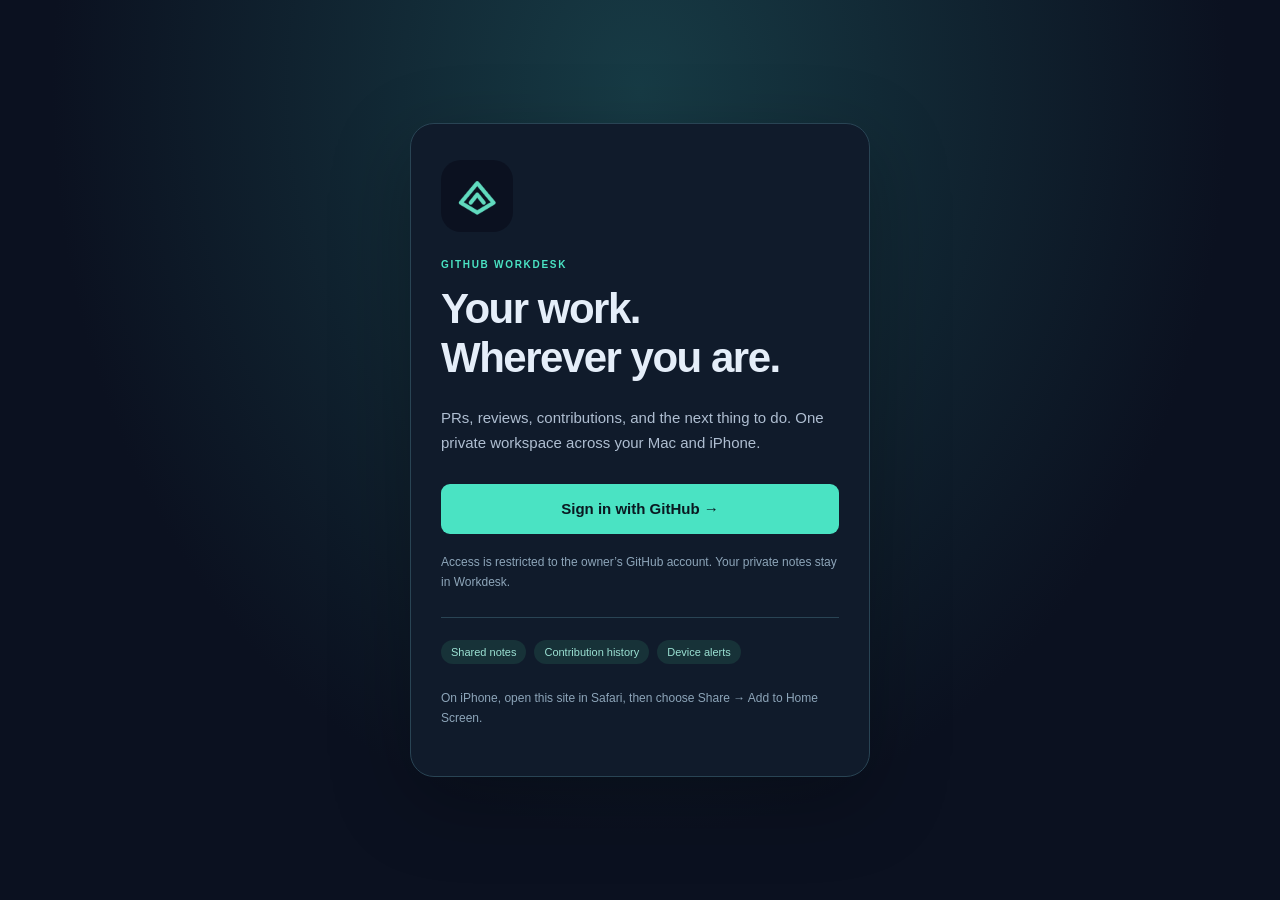
<file: static/login.html>
<!doctype html>
<html lang="en">
<head>
  <meta charset="utf-8"><meta name="viewport" content="width=device-width, initial-scale=1, viewport-fit=cover">
  <meta name="theme-color" content="#0b1120"><title>Sign in · GitHub Workdesk</title>
  <link rel="stylesheet" href="/static/styles.css"><link rel="stylesheet" href="/static/mobile.css">
  <link rel="manifest" href="/manifest.webmanifest"><link rel="apple-touch-icon" href="/static/icon-192.png">
</head>
<body class="login-page">
  <main class="login-card">
    <img src="/static/icon-192.png" width="72" height="72" alt="">
    <div class="eyebrow">GITHUB WORKDESK</div>
    <h1>Your work.<br>Wherever you are.</h1>
    <p>PRs, reviews, contributions, and the next thing to do. One private workspace across your Mac and iPhone.</p>
    <a class="button button-primary login-button" href="/auth/login">Sign in with GitHub →</a>
    <p class="login-note">Access is restricted to the owner’s GitHub account. Your private notes stay in Workdesk.</p>
    <div class="login-features"><span>Shared notes</span><span>Contribution history</span><span>Device alerts</span></div>
    <p class="login-note">On iPhone, open this site in Safari, then choose Share → Add to Home Screen.</p>
  </main>
</body>
</html>
</file>
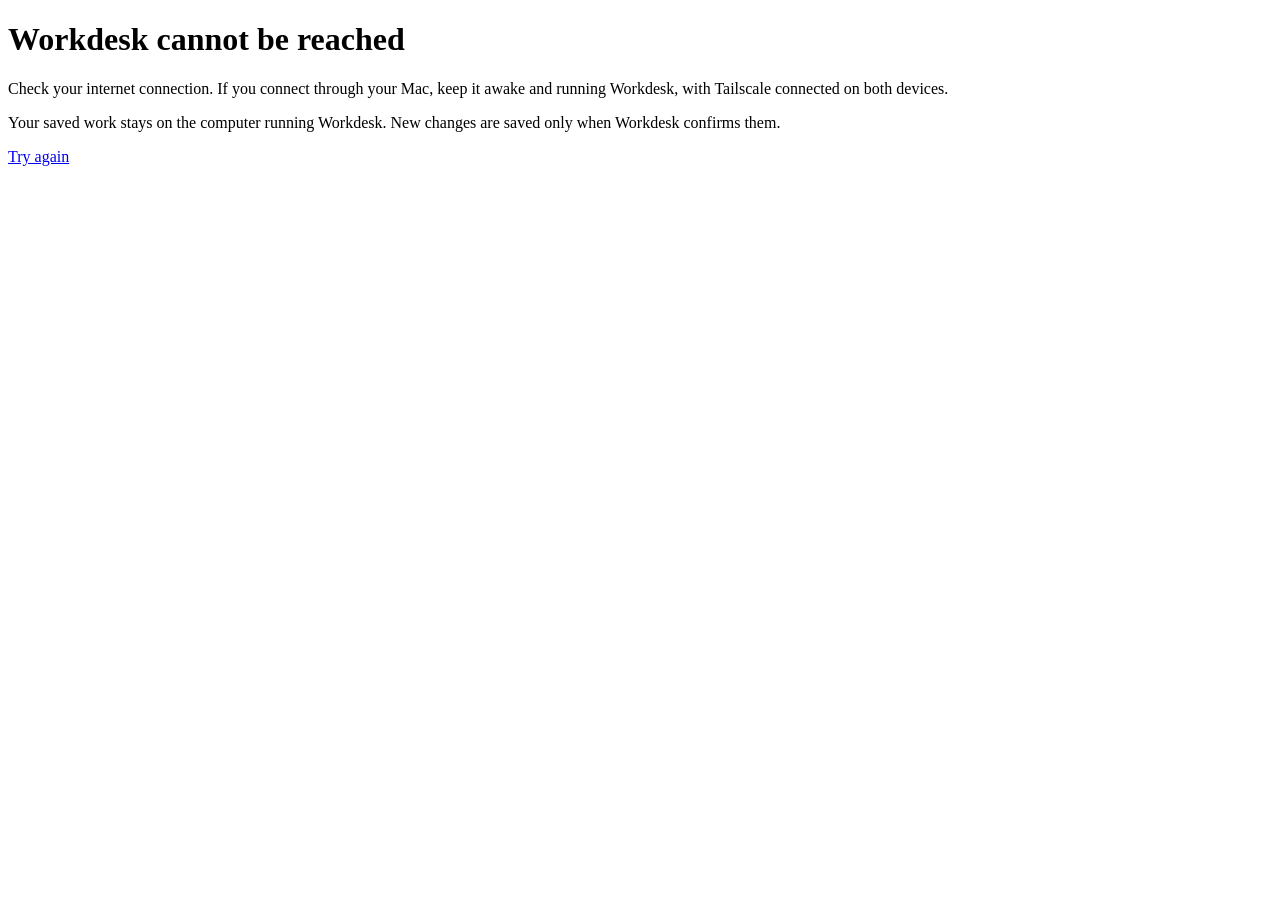
<file: static/offline.html>
<!doctype html>
<html lang="en"><head><meta charset="utf-8"><meta name="viewport" content="width=device-width, initial-scale=1"><title>Workdesk · Offline</title></head>
<body><main><h1>Workdesk cannot be reached</h1><p>Check your internet connection. If you connect through your Mac, keep it awake and running Workdesk, with Tailscale connected on both devices.</p><p>Your saved work stays on the computer running Workdesk. New changes are saved only when Workdesk confirms them.</p><p><a href="/">Try again</a></p></main></body></html>
</file>
<file: static/styles.css>
:root{color-scheme:dark;--bg:#080d17;--side:#0a1120;--surface:#101a2a;--surface2:#142033;--surface3:#18253b;--border:#233047;--text:#eaf0fa;--sub:#a2b2c7;--muted:#7387a0;--accent:#4ae3c3;--accent2:#7b9bf7;--red:#f0a692;--amber:#ffca7a;--green:#6de2b1;--shadow:0 16px 48px rgba(0,0,0,.18);font-family:Inter,ui-sans-serif,-apple-system,BlinkMacSystemFont,"Segoe UI",Arial,sans-serif}
*{box-sizing:border-box}html{scroll-behavior:smooth}body{margin:0;background:var(--bg);color:var(--text);font-size:14px}button,input,textarea,select{font:inherit}button{cursor:pointer}button:disabled{opacity:.45;cursor:not-allowed}a{color:inherit;text-decoration:none}a:hover{text-decoration:underline}.hidden{display:none!important}.app-shell{min-height:100vh;display:grid;grid-template-columns:252px minmax(0,1fr)}
.sidebar{height:100vh;position:sticky;top:0;display:flex;flex-direction:column;padding:29px 18px 22px 18px;border-right:1px solid #1e2a3d;background:var(--side)}.brand{display:flex;gap:12px;align-items:center;padding:0 9px 38px}.brand-icon{background:#143b43;color:var(--accent);width:39px;height:39px;display:grid;place-items:center;border-radius:12px}.brand-icon svg{width:29px}.brand strong{display:block;font-size:18px;letter-spacing:-.6px}.brand strong span{font-weight:500;color:var(--accent)}.brand small{display:block;font-size:8px;letter-spacing:1.55px;color:var(--muted);margin-top:5px;font-weight:800}.nav-label{font-size:10px;letter-spacing:1.5px;font-weight:800;color:#5f7087;padding:0 12px 13px}.nav-label.second{padding-top:29px}.sidebar nav{display:flex;flex-direction:column;gap:5px}.nav-item{background:transparent;border:1px solid transparent;color:#9baec3;min-height:43px;text-align:left;border-radius:9px;padding:9px 12px;display:flex;align-items:center;gap:13px;font-weight:600;font-size:13px}.nav-item:hover{background:#172437;color:#f5f9fe}.nav-item.active{background:#17343d;border-color:#255458;color:#d8fcf5}.nav-icon{font-size:20px;width:20px;text-align:center;line-height:1;color:#9bb5c7}.nav-item.active .nav-icon{color:var(--accent)}.nav-count{margin-left:auto;font-variant-numeric:tabular-nums;color:#8297b1;font-size:12px}.nav-count.highlight{background:#4ae3c321;color:var(--accent);min-width:23px;text-align:center;border-radius:6px;padding:2px 5px}.sidebar-bottom{margin-top:auto;padding:17px 11px 0;border-top:1px solid var(--border)}.connection-status{display:flex;gap:11px;align-items:center}.signal,.pulse-dot{width:8px;height:8px;background:#7e8da0;display:inline-block;border-radius:100%;flex-shrink:0}.signal.online,.pulse-dot{background:var(--accent);box-shadow:0 0 0 4px #4ae3c316}.signal.error{background:#fa9b84}.connection-status strong{display:block;font-size:12px}.connection-status small{color:var(--muted);display:block;font-size:11px;margin-top:4px}.sidebar-hint{font-size:11px;line-height:1.65;color:#72869b;margin-top:19px}
.main{min-width:0}.topbar{height:79px;display:flex;align-items:center;justify-content:space-between;padding:0 39px;border-bottom:1px solid var(--border);background:#0c1421}.breadcrumb{font-size:11px;font-weight:800;letter-spacing:1.3px;color:#71849b}.breadcrumb span{padding:0 9px;color:#41516a}.breadcrumb strong{color:#c7d4e7;font-weight:700;letter-spacing:0}.top-actions{display:flex;align-items:center;gap:10px}.today-label{color:#9baabe;font-size:12px;font-weight:600;margin-right:12px}.button{border-radius:9px;display:inline-flex;align-items:center;justify-content:center;white-space:nowrap;gap:8px;padding:11px 16px;border:1px solid transparent;font-weight:750;font-size:12px;min-height:40px;text-decoration:none!important;transition:background .16s,transform .16s}.button:hover{transform:translateY(-1px)}.button-primary{background:var(--accent);color:#0a1921}.button-primary:hover{background:#7ff5dc}.button-outline{background:#17233a;border-color:#34465d;color:#dfe9f4}.button-outline:hover{background:#203148}.button-quiet{border-color:var(--border);background:#131e30;color:#b9c9dd}.button-quiet:hover{background:#1c2b41}.button-danger{background:#402a31;color:#fdb5aa;border-color:#69414c}.icon-button{width:39px;height:39px;border:1px solid var(--border);border-radius:9px;color:#b3c8d8;font-size:21px;background:#162135}.mobile-brand{display:none}.content{max-width:1660px;margin:0 auto;padding:37px 39px 20px}.page-heading{display:flex;justify-content:space-between;gap:20px;align-items:flex-end;margin-bottom:27px}.eyebrow{font-size:10px;letter-spacing:1.7px;color:var(--accent);font-weight:850;margin-bottom:9px}.page-heading h1{font-weight:770;letter-spacing:-1.3px;font-size:34px;line-height:1.14;margin:0 0 10px}.title-accent{color:var(--accent);font-size:24px}.page-heading p{margin:0;color:var(--sub);font-size:13px}.header-side{font-size:11px;color:#9bb0c5;display:flex;align-items:center;gap:10px;margin-bottom:3px}.stats-grid{display:grid;grid-template-columns:repeat(5,minmax(0,1fr));gap:14px;margin-bottom:21px}.stat-card{background:linear-gradient(151deg,#142135,#101a2a);border:1px solid var(--border);border-radius:13px;padding:19px 18px 16px;text-align:left;color:var(--text);min-width:0;transition:border-color .2s,transform .2s}.stat-card:hover{border-color:#458878;transform:translateY(-2px)}.stat-top{display:flex;justify-content:space-between;gap:8px;align-items:center}.stat-top>span:first-child{font-size:10px;color:#a5b6cb;letter-spacing:1px;font-weight:800}.stat-icon{font-size:20px;width:30px;height:30px;display:grid;place-items:center;border-radius:8px;color:var(--accent);background:#23534766}.stat-icon.blue{color:#98bbff;background:#324771}.stat-icon.purple{color:#d1adff;background:#4a366f}.stat-icon.amber{color:var(--amber);background:#6d5733}.stat-icon.green{color:var(--green);background:#285b4a}.stat-number{font-size:33px;font-weight:760;letter-spacing:-1.3px;margin:17px 0 12px;font-variant-numeric:tabular-nums}.stat-bottom{display:flex;justify-content:space-between;gap:6px}.stat-desc{font-size:11px;color:#869bb5;line-height:1.4}.stat-arrow{color:#6e869c;font-size:15px}
.panel{background:#101a2a;border:1px solid var(--border);border-radius:13px;min-width:0}.two-column{display:grid;grid-template-columns:minmax(0,1.1fr) minmax(300px,.9fr);gap:18px;margin-bottom:21px}.attention-panel,.trends-panel{padding:23px 23px 18px;min-height:259px}.panel-title-row{display:flex;align-items:flex-start;justify-content:space-between;gap:14px}.panel h2{font-size:18px;margin:0;letter-spacing:-.42px;font-weight:750}.text-button{background:none;border:0;color:var(--accent);font-size:11px;font-weight:750;padding:5px}.muted-small{font-size:10px;color:var(--muted);white-space:nowrap;padding-top:7px}.attention-list{margin-top:18px;display:grid;gap:0}.attention-item{display:flex;align-items:center;gap:12px;padding:11px 0;border-top:1px solid #223047;cursor:pointer}.attention-item:hover .attention-name{color:var(--accent)}.attention-icon{width:32px;height:32px;background:#213e4a;color:#92e5d7;border-radius:9px;display:grid;place-items:center;font-size:17px;flex-shrink:0}.attention-icon.due{background:#493b34;color:var(--amber)}.attention-name{font-size:12px;font-weight:700;line-height:1.5;white-space:nowrap;overflow:hidden;text-overflow:ellipsis}.attention-meta{font-size:10px;color:var(--muted);margin-top:2px}.attention-main{flex:1;min-width:0}.attention-time{font-size:10px;color:#98aec2;white-space:nowrap}.no-attention{color:var(--muted);font-size:12px;padding:34px 0;text-align:center}.chart-labels{display:flex;align-items:center;justify-content:space-between;margin-top:27px}.chart-labels>span{color:#8498af;font-weight:800;font-size:10px;letter-spacing:1px}.chart-labels strong{font-size:21px;font-weight:800}.trends-chart{display:flex;align-items:end;gap:6px;height:112px;padding:15px 1px 0;border-bottom:1px solid #2b384f}.bar-slot{min-width:3px;flex:1;background:linear-gradient(to top,#235e63,#51dec0);border-radius:4px 4px 0 0;position:relative}.bar-slot:hover{background:var(--accent)}.bar-slot:hover:after{content:attr(data-title);position:absolute;bottom:calc(100% + 7px);left:50%;transform:translateX(-50%);white-space:nowrap;background:#23394a;color:#efffff;border:1px solid #46766f;border-radius:5px;padding:5px 7px;font-size:10px;z-index:3}.chart-footer{display:flex;justify-content:space-between;color:#6f839b;font-size:10px;margin-top:10px}
.tasks-panel{padding:23px 0 0;overflow:hidden}.table-heading{margin:0 23px 21px}.result-count{font-size:13px;padding:4px 8px;border-radius:6px;background:#203046;color:#a9bdd1;vertical-align:2px;margin-left:7px}.filters{margin:0 23px 15px;display:flex;gap:9px;flex-wrap:wrap;align-items:stretch}.filter-search{display:flex;align-items:center;gap:9px;background:#0c1524;border:1px solid #2b3b51;border-radius:8px;min-width:180px;flex:1;max-width:380px;padding:0 12px}.filter-search span{font-size:24px;color:#758ba3}.filter-search input{background:none;border:0;color:var(--text);width:100%;font-size:12px;outline:none;min-height:38px}.filter-search input::placeholder{color:#68829e}.filter-select{background:#111e2f;border:1px solid #2b3b51;border-radius:8px;display:flex;align-items:center;gap:9px;padding:0 8px 0 10px;min-height:40px}.filter-select span{color:#71869d;letter-spacing:.5px;font-size:9px;font-weight:850}.filter-select select{background:transparent;border:0;outline:0;color:#d6e3f4;font-size:11px;max-width:164px;min-width:85px;cursor:pointer}.filter-select option{color:#eaf0fa;background:#18253b}.custom-dates{margin:0 23px 15px;display:flex;align-items:center;gap:12px;font-size:11px;color:var(--sub)}.custom-dates label{display:flex;align-items:center;gap:8px}.custom-dates input{background:#0d192a;border:1px solid var(--border);color:#e3ecf7;padding:8px;border-radius:6px;color-scheme:dark}.custom-dates span{color:var(--muted)}.table-scroller{overflow:auto}.work-table{border-collapse:collapse;width:100%;text-align:left}.work-table th{color:#7388a1;font-size:9px;letter-spacing:1.2px;font-weight:850;background:#142035;border-bottom:1px solid #2c3a4e;padding:13px 16px;white-space:nowrap}.work-table th:first-child,.work-table td:first-child{padding-left:23px}.work-table td{border-bottom:1px solid #223047;padding:15px 16px;vertical-align:middle;font-size:11px;color:#9bb0c8}.work-table tbody tr:hover{background:#17253a}.work-table .col-title{width:46%}.task-title{font-size:12px;color:#e2edfa;font-weight:680;line-height:1.4;display:block;max-width:690px;overflow:hidden;text-overflow:ellipsis;white-space:nowrap}.task-link:hover{color:var(--accent);text-decoration:underline}.task-repo{margin-top:6px;color:#7890a8;font-size:10px;display:flex;align-items:center;gap:7px}.repo-box{background:#253c54;border-radius:4px;padding:2px 5px;color:#9ebedc;font-weight:750;white-space:nowrap}.small-badge{border-radius:5px;font-size:10px;font-weight:750;white-space:nowrap;padding:5px 7px;display:inline-block;border:1px solid #34506b;color:#bdd2e9;background:#1c314b}.small-badge.review{background:#17443d;border-color:#2d665b;color:#85efd7}.small-badge.done{background:#193c37;border-color:#2a6257;color:#81d9b8}.small-badge.blocked{background:#563832;border-color:#85524a;color:#ffb39b}.small-badge.draft{background:#31344f;border-color:#514e76;color:#c5bdf5}.small-badge.local{background:#2a364a;border-color:#44556e;color:#bcd0e7}.small-badge.snoozed{background:#473b37;color:#ffcb98;border-color:#6a5244}.priority{display:flex;align-items:center;gap:7px;white-space:nowrap;color:#a7bbce}.priority-dot{display:inline-block;width:7px;height:7px;border-radius:50%;background:#7795b5}.priority-dot.high{background:#fb998b}.priority-dot.low{background:#71829b}.due-inline{color:var(--amber);font-size:9px;margin-top:5px}.overdue{color:#fa9d95}.row-actions{display:flex;align-items:center;gap:7px;white-space:nowrap}.row-action{background:#19283d;border:1px solid #2b405a;color:#c5d6ea;padding:6px 8px;border-radius:6px;font-size:10px;font-weight:700}.row-action:hover{color:var(--accent);border-color:#376d69}.more-dot{background:transparent;border:0;color:#acbbce;font-size:17px;padding:5px}.table-bottom{display:flex;justify-content:space-between;padding:17px 23px;color:#71859d;font-size:11px;align-items:center}.empty-state{text-align:center;padding:40px 20px 52px}.empty-glyph{font-size:45px;color:#4bc6ae}.empty-state h3{margin:8px 0;font-size:17px}.empty-state p{color:var(--sub);font-size:12px;line-height:1.6}.footer{text-align:center;color:#4d6078;font-size:9px;letter-spacing:1.4px;font-weight:750;margin:27px 0 5px}.footer span{padding:0 13px}.banner{background:#49392d;color:#ffe4c0;border:1px solid #806348;padding:12px 17px;border-radius:9px;margin:0 0 22px;font-size:12px;line-height:1.6}.banner strong{color:#fff0d3}.banner button{background:none;border:0;color:inherit;text-decoration:underline;font-weight:700;cursor:pointer}
#history-panel{padding:25px}.event-list-item{padding:15px 0;display:flex;gap:14px;align-items:flex-start;border-bottom:1px solid var(--border)}.event-dot{background:#2b4b4e;width:31px;height:31px;border-radius:9px;display:grid;place-items:center;color:var(--accent);flex-shrink:0}.event-body{flex:1;min-width:0;font-size:12px;line-height:1.5;color:#c9d8e9}.event-meta{color:var(--muted);font-size:10px;margin-top:5px}.event-body a{color:#a8dcdb}.settings-layout{display:grid;grid-template-columns:1fr .9fr;gap:20px;align-items:start}.settings-side{display:grid;gap:20px}.settings-card{padding:26px}.settings-card h2{margin:0 0 10px}.settings-card p{color:#9db1c5;font-size:12px;line-height:1.75;margin:0 0 21px}.settings-card code{color:#8ce1d4;background:#20383d;padding:3px 5px;border-radius:3px}.settings-card form{display:grid;gap:18px}.settings-card label{display:flex;flex-direction:column;gap:8px;color:#acc0d5;font-weight:650;font-size:12px;margin-bottom:16px}.settings-card label input,.settings-card label select{background:#0c1523;border:1px solid #2a4058;border-radius:8px;padding:11px;color:#e4effb;outline:none}.settings-card label input:focus,.settings-card label select:focus{border-color:var(--accent)}.settings-card .button-row{display:flex;gap:8px;flex-wrap:wrap}.settings-note{font-size:11px;color:#7e9fb1;margin-top:14px;line-height:1.65}.backup-path{word-break:break-all;color:#84d0be;background:#0d2028;border:1px solid #285455;border-radius:7px;font-family:ui-monospace,monospace;font-size:11px;padding:12px;margin-bottom:17px}
.modal-backdrop{position:fixed;inset:0;z-index:10;background:#020711bb;backdrop-filter:blur(7px);display:flex;justify-content:center;align-items:center;padding:20px}.modal{background:#121e2f;border:1px solid #38516c;border-radius:16px;max-width:620px;width:100%;max-height:92vh;overflow:auto;padding:24px 28px;box-shadow:var(--shadow)}.modal-top{display:flex;justify-content:space-between;align-items:flex-start}.modal-top h2{font-size:23px;margin:0 0 22px}.modal-close{background:#27384e;color:#c8d9e9;border:0;border-radius:8px;width:31px;height:31px;font-size:23px}.form-grid{display:grid;grid-template-columns:1fr 1fr;gap:14px}.form-grid label{display:flex;flex-direction:column;gap:7px;font-size:11px;color:#b3c8dc;font-weight:750}.form-grid label.wide{grid-column:1/-1}.form-grid input,.form-grid textarea,.form-grid select{background:#0a1423;border:1px solid #2d425a;border-radius:8px;padding:11px;color:#eaf4fc;outline:none;font-size:12px;resize:vertical}.form-grid :is(input,textarea,select):focus{border-color:var(--accent)}.modal-actions{display:flex;align-items:center;gap:10px;margin-top:22px}.modal-spacer{flex:1}.toast-stack{position:fixed;right:22px;bottom:22px;z-index:50;display:grid;gap:10px}.toast{border:1px solid #477767;background:#183d3a;color:#ddfff6;box-shadow:var(--shadow);padding:12px 18px;border-radius:9px;max-width:450px;font-size:12px;line-height:1.5}.toast.error{background:#4e302c;border-color:#92584c;color:#ffe3dc}
@media(max-width:1350px){.stats-grid{grid-template-columns:repeat(3,1fr)}.content{padding:32px 25px}.topbar{padding:0 25px}.filter-search{max-width:100%}}@media(max-width:1000px){.app-shell{grid-template-columns:204px minmax(0,1fr)}.sidebar{padding:24px 12px}.brand{padding:0 7px 24px}.brand strong{font-size:15px}.stats-grid{grid-template-columns:repeat(2,1fr)}.two-column{grid-template-columns:1fr}.today-label{display:none}.nav-item{gap:8px;font-size:12px}.nav-icon{font-size:17px}.work-table{min-width:780px}}@media(max-width:700px){.app-shell{display:block}.sidebar{height:auto;position:relative;padding:8px 14px 12px;border-bottom:1px solid var(--border)}.sidebar .brand,.sidebar .nav-label,.sidebar-bottom{display:none}.sidebar nav{flex-direction:row;overflow:auto;gap:4px}.sidebar nav+.nav-label+nav{display:none}.nav-item{min-width:max-content;padding:8px 10px;min-height:35px;font-size:11px}.nav-count{display:none}.topbar{height:auto;min-height:65px;padding:10px 14px}.breadcrumb{display:none}.mobile-brand{display:block;font-size:12px;color:var(--accent)}.mobile-brand strong{color:#e9f5fc}.top-actions{gap:6px}.button{padding:9px 10px;min-height:35px;font-size:10px}.icon-button{display:none}.content{padding:24px 15px}.page-heading{align-items:flex-start;flex-direction:column;gap:12px}.page-heading h1{font-size:28px}.header-side{font-size:10px}.stats-grid{gap:9px}.stat-card{padding:13px}.stat-top>span:first-child{font-size:9px}.stat-number{font-size:28px;margin:11px 0}.stat-desc{font-size:9px}.attention-panel,.trends-panel{padding:19px}.filters,.table-heading{margin-left:15px;margin-right:15px}.work-table th:first-child,.work-table td:first-child{padding-left:15px}.settings-layout{grid-template-columns:1fr}.footer{font-size:8px}.footer span{padding:0 4px}.custom-dates{flex-wrap:wrap}.modal{padding:20px}}

/* Public release: theme palettes are design tokens, not user-specific configuration. */
:root {
  --topbar:#0c1421; --input-bg:#0c1523; --input-border:#2a4058;
  --table-header:#142035; --table-hover:#17253a;
  --card-gradient:linear-gradient(151deg,#142135,#101a2a);
  --nav-active-bg:#17343d; --nav-active-border:#255458; --nav-active-text:#d8fcf5;
  --nav-hover:#172437; --nav-text:#9baec3; --accent-ink:#092022;
}
html[data-theme="github-light"] {
  color-scheme:light;
  --bg:#f6f8fa; --side:#ffffff; --surface:#ffffff; --surface2:#f6f8fa;
  --surface3:#eaeef2; --border:#d0d7de; --text:#1f2328; --sub:#59636e;
  --muted:#59636e; --accent:#0969da; --accent2:#8250df; --red:#cf222e;
  --amber:#9a6700; --green:#1a7f37; --topbar:#ffffff; --input-bg:#ffffff;
  --input-border:#afb8c1; --table-header:#f6f8fa; --table-hover:#f1f5f9;
  --card-gradient:linear-gradient(151deg,#ffffff,#f6f8fa);
  --nav-active-bg:#ddf4ff; --nav-active-border:#b6e3ff; --nav-active-text:#0550ae;
  --nav-hover:#f1f5f9; --nav-text:#57606a; --accent-ink:#ffffff;
  --shadow:0 12px 36px rgba(31,35,40,.10);
}
html[data-theme="github-dark"] {
  color-scheme:dark;
  --bg:#0d1117;--side:#010409;--surface:#151b23;--surface2:#212830;
  --surface3:#262c36;--border:#30363d;--text:#f0f6fc;--sub:#b1bac4;
  --muted:#9198a1;--accent:#58a6ff;--accent2:#a371f7;--topbar:#0d1117;
  --input-bg:#0d1117;--input-border:#3d444d;--table-header:#212830;
  --table-hover:#1e2832;--card-gradient:linear-gradient(151deg,#1b2531,#151b23);
  --nav-active-bg:#192e45;--nav-active-border:#274d72;--nav-active-text:#d9eaff;
  --nav-hover:#161f2a;--nav-text:#b1bac4;--accent-ink:#0d1117;
}
html[data-theme="linear-dark"] {
  color-scheme:dark;
  --bg:#0f1015;--side:#14151b;--surface:#1b1c24;--surface2:#242530;
  --surface3:#2b2d3a;--border:#343540;--text:#f4f3fa;--sub:#bbb9ca;
  --muted:#9391a7;--accent:#a995ff;--accent2:#b19dff;--topbar:#17181f;
  --input-bg:#14151c;--input-border:#424252;--table-header:#232430;
  --table-hover:#272937;--card-gradient:linear-gradient(151deg,#232430,#1b1c24);
  --nav-active-bg:#302b49;--nav-active-border:#4c436b;--nav-active-text:#e5ddff;
  --nav-hover:#24242e;--nav-text:#bbb9ca;--accent-ink:#0f1015;
}
html[data-theme="catppuccin-mocha"] {
  color-scheme:dark;
  --bg:#11111b;--side:#181825;--surface:#1e1e2e;--surface2:#29293d;
  --surface3:#313244;--border:#45475a;--text:#cdd6f4;--sub:#bac2de;
  --muted:#a6adc8;--accent:#cba6f7;--accent2:#89b4fa;--red:#f38ba8;
  --amber:#f9e2af;--green:#a6e3a1;--topbar:#181825;
  --input-bg:#11111b;--input-border:#585b70;--table-header:#29293d;
  --table-hover:#313244;--card-gradient:linear-gradient(151deg,#29293d,#1e1e2e);
  --nav-active-bg:#38304f;--nav-active-border:#655485;--nav-active-text:#f5e7ff;
  --nav-hover:#29293d;--nav-text:#bac2de;--accent-ink:#11111b;
}
html[data-theme="nord"] {
  color-scheme:dark;
  --bg:#242933;--side:#2e3440;--surface:#343e4c;--surface2:#3b4755;
  --surface3:#465463;--border:#536174;--text:#eceff4;--sub:#d8dee9;
  --muted:#b7c5d7;--accent:#88c0d0;--accent2:#81a1c1;--red:#bf616a;
  --amber:#ebcb8b;--green:#a3be8c;--topbar:#2e3440;
  --input-bg:#2e3440;--input-border:#5b6b7f;--table-header:#3b4755;
  --table-hover:#465463;--card-gradient:linear-gradient(151deg,#3b4755,#343e4c);
  --nav-active-bg:#385463;--nav-active-border:#5e8794;--nav-active-text:#d9f8ff;
  --nav-hover:#3b4755;--nav-text:#d8dee9;--accent-ink:#1e2630;
}
html[data-theme="dracula"] {
  color-scheme:dark;
  --bg:#21222c;--side:#282a36;--surface:#303343;--surface2:#383a4a;
  --surface3:#44475a;--border:#565970;--text:#f8f8f2;--sub:#d9d9e8;
  --muted:#b9b9d4;--accent:#bd93f9;--accent2:#8be9fd;--red:#ff5555;
  --amber:#f1fa8c;--green:#50fa7b;--topbar:#282a36;
  --input-bg:#282a36;--input-border:#6272a4;--table-header:#383a4a;
  --table-hover:#44475a;--card-gradient:linear-gradient(151deg,#383a4a,#303343);
  --nav-active-bg:#4b4269;--nav-active-border:#7865a9;--nav-active-text:#f8f0ff;
  --nav-hover:#383a4a;--nav-text:#d9d9e8;--accent-ink:#282a36;
}

/* Apply palette tokens to the original dashboard's major structural surfaces. */
html[data-theme] body {background:var(--bg);color:var(--text)}
html[data-theme] .sidebar {background:var(--side);border-color:var(--border)}
html[data-theme] .topbar {background:var(--topbar);border-color:var(--border)}
html[data-theme] .panel,html[data-theme] .modal {background:var(--surface);border-color:var(--border)}
html[data-theme] .stat-card {background:var(--card-gradient);border-color:var(--border);color:var(--text)}
html[data-theme] .stat-card:hover {border-color:var(--accent)}
html[data-theme] .nav-item {color:var(--nav-text)}
html[data-theme] .nav-item:hover {background:var(--nav-hover);color:var(--text)}
html[data-theme] .nav-item.active {background:var(--nav-active-bg);border-color:var(--nav-active-border);color:var(--nav-active-text)}
html[data-theme] .nav-icon,html[data-theme] .nav-label,html[data-theme] .breadcrumb,html[data-theme] .breadcrumb span,
html[data-theme] .today-label,html[data-theme] .header-side,html[data-theme] .stat-desc,
html[data-theme] .stat-top>span:first-child,html[data-theme] .sidebar-hint,html[data-theme] .filter-select span,
html[data-theme] .work-table td,html[data-theme] .task-repo,html[data-theme] .priority,
html[data-theme] .settings-card p,html[data-theme] .settings-card label,html[data-theme] .settings-note,
html[data-theme] .form-grid label,html[data-theme] .event-body,html[data-theme] .footer,
html[data-theme] .chart-footer,html[data-theme] .chart-labels>span,html[data-theme] .attention-time {color:var(--sub)}
html[data-theme] .breadcrumb strong,html[data-theme] .task-title,html[data-theme] .mobile-brand strong {color:var(--text)}
html[data-theme] .attention-item,html[data-theme] .work-table td {border-color:var(--border)}
html[data-theme] .work-table th {background:var(--table-header);border-color:var(--border);color:var(--muted)}
html[data-theme] .work-table tbody tr:hover {background:var(--table-hover)}
html[data-theme] .filter-select,html[data-theme] .filter-search,html[data-theme] .row-action,
html[data-theme] .icon-button,html[data-theme] .button-outline,html[data-theme] .button-quiet,
html[data-theme] .modal-close {background:var(--surface2);border-color:var(--border);color:var(--text)}
html[data-theme] .filter-select select,html[data-theme] .filter-select option,
html[data-theme] .custom-dates input,html[data-theme] .settings-card label input,
html[data-theme] .settings-card label select,html[data-theme] .form-grid input,
html[data-theme] .form-grid textarea,html[data-theme] .form-grid select {background:var(--input-bg);color:var(--text);border-color:var(--input-border);color-scheme:inherit}
html[data-theme] .filter-search input {color:var(--text)}
html[data-theme] .filter-search input::placeholder {color:var(--muted)}
html[data-theme] .button-primary {background:var(--accent);color:var(--accent-ink)}
html[data-theme] .button-primary:hover {filter:brightness(1.09)}
html[data-theme] .result-count,html[data-theme] .repo-box,html[data-theme] .small-badge,
html[data-theme] .small-badge.local,html[data-theme] .row-action {background:var(--surface3);border-color:var(--border);color:var(--sub)}
html[data-theme] .backup-path,html[data-theme] .settings-card code {background:var(--surface2);border-color:var(--border);color:var(--accent)}
html[data-theme] .bar-slot {background:linear-gradient(to top,var(--accent2),var(--accent))}
html[data-theme] .brand-icon,html[data-theme] .attention-icon,html[data-theme] .event-dot {background:var(--nav-active-bg);color:var(--accent)}
html[data-theme] .stat-icon {background:var(--nav-active-bg)}
html[data-theme] .stat-icon.blue {color:var(--accent2)}
html[data-theme] .stat-icon.purple {color:var(--accent2)}
html[data-theme] .chart-labels {color:var(--sub)}
html[data-theme] .modal-close {color:var(--text)}
html[data-theme] .form-grid :is(input,textarea,select):focus,html[data-theme] .settings-card :is(input,select):focus {border-color:var(--accent);outline:2px solid transparent}
html[data-theme] :is(.nav-item,.button,.icon-button,.text-button,.row-action,select,input):focus-visible {outline:2px solid var(--accent);outline-offset:2px}
.theme-swatches {display:flex;gap:8px;margin-top:10px}
.theme-swatches span {height:16px;width:30px;border-radius:4px;background:var(--bg);border:1px solid var(--border)}
.theme-swatches span:nth-child(2){background:var(--surface)}
.theme-swatches span:nth-child(3){background:var(--accent)}
.theme-swatches span:nth-child(4){background:var(--accent2)}
@media(prefers-reduced-motion:reduce) {html,body{scroll-behavior:auto!important}.button,.stat-card{transition:none!important}}

/* Notification inbox uses the active theme's colours. */
#notifications-panel{padding:25px}
.notification-item{display:flex;align-items:center;gap:18px;padding:18px 12px;border-bottom:1px solid var(--border);border-left:3px solid transparent}
.notification-item.unread{border-left-color:var(--accent);background:var(--nav-active-bg)}
.notification-content{flex:1;min-width:0;overflow-wrap:anywhere}
.notification-content>a{color:var(--text);font-size:14px;font-weight:650;line-height:1.6}
.notification-content>a:hover{text-decoration:underline;color:var(--accent)}
.notification-reason{color:var(--sub);font-size:11px;margin-bottom:5px}
.notification-error{outline:1px solid var(--amber)}
.settings-card label.checkbox-label{flex-direction:row;align-items:center}
.settings-card .checkbox-label input{accent-color:var(--accent);width:16px;height:16px}
@media(max-width:700px){#notifications-panel{padding:16px}.notification-item{align-items:flex-start;flex-wrap:wrap}.notification-content{flex-basis:70%}#notifications-panel .panel-title-row{flex-wrap:wrap;gap:12px}}

/* Contributions share the existing theme and remain readable on narrow screens. */
#contributions-panel{padding:25px}.contribution-tabs{display:flex;gap:10px;margin:18px 0}.contribution-tabs [aria-pressed="true"]{color:var(--accent-ink);background:var(--accent);border-color:var(--accent)}
.contribution-filters{display:flex;flex-wrap:wrap;gap:12px}.contribution-filters label{display:grid;gap:7px;color:var(--sub);font-size:11px;flex:1;min-width:135px}.contribution-filters label:first-child{flex:2;min-width:210px}
.contribution-filters input,.contribution-filters select,.contribution-notes textarea{background:var(--input-bg);border:1px solid var(--input-border);border-radius:7px;padding:10px;color:var(--text);max-width:100%;min-width:0}
.contribution-discussion{display:flex;align-items:center;gap:8px;font-size:12px;color:var(--sub);margin:16px 0}.contribution-discussion input{accent-color:var(--accent)}
.contribution-card{border:1px solid var(--border);border-radius:10px;padding:20px;margin-top:15px;background:var(--surface)}.contribution-heading{display:flex;justify-content:space-between;align-items:flex-start;gap:15px}.contribution-heading>div{min-width:0}.contribution-title{display:block;font-size:16px;line-height:1.5;font-weight:650;color:var(--text);margin-top:6px;overflow-wrap:anywhere}.contribution-title:hover{color:var(--accent);text-decoration:underline}
.contribution-badges{display:flex;align-items:center;gap:8px;flex-wrap:wrap;margin:14px 0}.contribution-dates{display:flex;gap:20px;flex-wrap:wrap;font-size:11px;color:var(--sub);margin-bottom:15px}.contribution-card .button-row{display:flex;gap:8px;flex-wrap:wrap}.contribution-card details{margin-top:16px;border-top:1px solid var(--border);padding-top:14px}.contribution-card summary,.contribution-coverage summary{cursor:pointer;color:var(--sub);font-size:12px;font-weight:650}.contribution-warning{color:var(--amber)}
.contribution-evidence{list-style:none;padding:0;margin:14px 0;max-height:400px;overflow:auto}.contribution-evidence li{display:grid;gap:5px;padding:10px 0;border-bottom:1px solid var(--border);overflow-wrap:anywhere}.contribution-evidence a{font-size:12px;color:var(--accent)}.contribution-evidence span{font-size:10px;color:var(--muted)}.contribution-notes{display:grid;gap:8px;margin:14px 0;color:var(--sub);font-size:12px}.contribution-notes textarea{resize:vertical;width:100%;box-sizing:border-box}
@media(max-width:700px){#contributions-panel{padding:16px}.contribution-card{padding:14px}.contribution-heading{flex-direction:column}.contribution-filters label{min-width:100%}#contributions-panel>.panel-title-row{flex-wrap:wrap;gap:12px}}

/* Coverage notes are informational; actual request failures remain distinct. */
.banner.banner-info{background:var(--surface);border-color:var(--accent);color:var(--text)}
.banner.banner-warning{background:var(--surface);border-color:var(--amber);color:var(--text)}
.banner.banner-error{background:var(--surface);border-color:var(--red);color:var(--text)}
.banner.banner-info strong,.banner.banner-warning strong,.banner.banner-error strong{color:var(--text)}
.signal.warning{background:var(--amber)}
.sync-banner-description{margin:6px 0 10px;color:var(--sub)}
#sync-diagnostics summary{cursor:pointer;font-weight:650}
.sync-diagnostic-errors,.sync-diagnostic-notes{margin-top:14px;border-left:3px solid var(--border);padding-left:14px;color:var(--text)}
.sync-diagnostic-errors{border-color:var(--amber)}.sync-diagnostic-notes{border-color:var(--accent)}
.sync-diagnostic-errors h3,.sync-diagnostic-notes h3{font-size:12px;margin:0 0 7px;color:var(--text)}
.sync-diagnostic-errors ul,.sync-diagnostic-notes ul{padding-left:18px;margin:0;overflow-wrap:anywhere}
.sync-diagnostic-errors li,.sync-diagnostic-notes li{margin:6px 0}
.sync-diagnostic-errors p,.sync-diagnostic-notes p{color:var(--sub);font-size:11px;line-height:1.6;margin:9px 0}
.sync-banner-actions{display:flex;flex-wrap:wrap;gap:18px;margin-top:12px}
.sync-banner-actions button:disabled{opacity:.5;cursor:wait}

#local-save-controls .button-row{margin:16px 0 10px}#local-backup-status.backup-error{color:var(--amber)}

/* Status colours stay semantic across themes; role chips remain quieter. */
:root {
  --status-green-bg:#17382b; --status-green-fg:#9af0bd;
  --status-purple-bg:#33254d; --status-purple-fg:#e2c5ff;
  --status-red-bg:#45242a; --status-red-fg:#ffb4b4;
  --status-blue-bg:#1b3451; --status-blue-fg:#b3d9ff;
  --status-grey-bg:#2c333e; --status-grey-fg:#d9e1eb;
  --status-amber-bg:#42331b; --status-amber-fg:#ffe08b;
}
html[data-theme="github-light"] {
  --status-green-bg:#dafbe1; --status-green-fg:#116329;
  --status-purple-bg:#f0e7ff; --status-purple-fg:#6520a3;
  --status-red-bg:#ffebe9; --status-red-fg:#a40e26;
  --status-blue-bg:#ddf4ff; --status-blue-fg:#0550ae;
  --status-grey-bg:#eaeef2; --status-grey-fg:#424a53;
  --status-amber-bg:#fff1c2; --status-amber-fg:#744500;
}
.role-badges,.status-badges {display:flex;flex-wrap:wrap;align-items:center;gap:6px;max-width:285px}
.work-table td:nth-child(2),.work-table td:nth-child(3) {white-space:normal}
html[data-theme] .small-badge.status-badge,
html[data-theme] .small-badge.attention-badge,
html[data-theme] .small-badge.role-requested {
  background:var(--pill-bg,var(--status-grey-bg));color:var(--pill-fg,var(--status-grey-fg));
  border:1px solid currentColor;display:inline-flex;align-items:center;gap:6px;
  font-size:11px;line-height:1.45;padding:4px 8px;font-weight:700;white-space:normal;
}
.status-open,.status-done,.attention-approved {--pill-bg:var(--status-green-bg);--pill-fg:var(--status-green-fg)}
.status-merged {--pill-bg:var(--status-purple-bg);--pill-fg:var(--status-purple-fg)}
.status-closed,.status-blocked,.attention-changes {--pill-bg:var(--status-red-bg);--pill-fg:var(--status-red-fg)}
.status-progress,.status-committed {--pill-bg:var(--status-blue-bg);--pill-fg:var(--status-blue-fg)}
.attention-review,.role-requested {--pill-bg:var(--status-amber-bg);--pill-fg:var(--status-amber-fg)}
html[data-theme] .small-badge.status-unknown {border-style:dashed}
html[data-theme] .small-badge.role-badge {white-space:normal;line-height:1.45;padding:4px 8px;font-size:11px}
.filter-tools {display:flex;align-items:center;flex-wrap:wrap;gap:12px;padding:0 22px 12px}
#contributions-panel .filter-tools {padding:10px 0 0}
.filter-save-status {font-size:11px;color:var(--sub)}
.filters {flex-wrap:wrap}
.filters .filter-search {flex:1 1 230px;min-width:180px}
.filters .filter-select {flex:1 1 145px;min-width:140px;max-width:100%}
.filters .filter-select select {max-width:100%;min-width:0}
@media(max-width:700px) {
  .filters .filter-select {flex:1 1 calc(50% - 12px);min-width:0}
  .filters .filter-search {flex-basis:100%;min-width:0}
  .filters .filter-select select {width:100%}
  .role-badges,.status-badges {max-width:100%}
  .filter-tools {padding-left:16px;padding-right:16px}
}
</file>
<file: static/mobile.css>
.cloud-account{display:flex;align-items:center;justify-content:space-between;gap:12px;margin-bottom:14px;padding:12px 16px;border:1px solid var(--border);border-radius:12px;background:var(--panel)}
.cloud-account span{color:var(--muted);font-size:12px}.cloud-account strong{color:var(--text)}
.login-page{min-height:100dvh;display:grid;place-items:center;padding:30px 20px;background:radial-gradient(ellipse at 50% 10%,#173b45 0%,#0b1120 65%);color:#e5eef9}
.login-card{width:min(100%,460px);padding:36px 30px;background:#101b2b;border:1px solid #294454;border-radius:24px;box-shadow:0 24px 80px #0004}
.login-card>img{border-radius:20px;margin-bottom:24px}.login-card h1{font-size:clamp(30px,7vw,42px);line-height:1.18;letter-spacing:-1.5px;margin:14px 0 22px}
.login-card p{font-size:15px;line-height:1.7;color:#afbed1}.login-card .login-note{font-size:12px;color:#8da5b9;line-height:1.7}
.login-button{width:100%;display:flex;justify-content:center;min-height:50px;margin:28px 0 18px;text-decoration:none;font-size:15px}
.login-features{display:flex;flex-wrap:wrap;gap:8px;margin:24px 0;padding-top:22px;border-top:1px solid #294454}.login-features span{font-size:11px;border-radius:20px;padding:6px 10px;background:#173238;color:#9be1d3}
#phone-settings .button-row{margin-bottom:12px}#backup-import{max-width:100%;font-size:14px}#phone-settings a{color:var(--accent)}
@media(max-width:700px){
  body{padding-bottom:env(safe-area-inset-bottom)}
  .topbar{height:auto;min-height:65px;flex-wrap:wrap;padding:12px 16px;gap:12px}.top-actions{width:100%;justify-content:space-between;gap:6px;flex-wrap:wrap}
  .topbar .button{min-height:44px;padding:9px 11px}.topbar .icon-button{min-width:44px;min-height:44px}
  .sidebar nav{display:flex;overflow-x:auto;gap:6px;scrollbar-width:thin}.sidebar .nav-item{flex:0 0 auto;min-height:44px;white-space:nowrap;padding:10px 12px;font-size:12px}.sidebar nav+nav{margin-top:6px}
  .content{padding:22px 14px}.page-heading{gap:12px;flex-wrap:wrap}.page-heading h1{font-size:28px}.header-side{margin-left:0}
  .work-table{min-width:0;width:100%;display:block}.work-table thead{display:none}.work-table tbody{display:grid;padding:0 12px;gap:12px}
  .work-table tr{display:grid;grid-template-columns:1fr 1fr;border:1px solid var(--border);border-radius:12px;padding:12px;gap:10px}
  .work-table td{display:block;border:0;padding:0;min-width:0;white-space:normal}.work-table td:first-child{grid-column:1/-1;padding-left:0}.work-table td:last-child{grid-column:1/-1;padding-top:8px;border-top:1px solid var(--border)}
  .work-table td:nth-child(2)::before{content:'Role'}.work-table td:nth-child(3)::before{content:'Status'}.work-table td:nth-child(4)::before{content:'Priority'}.work-table td:nth-child(5)::before{content:'Updated'}
  .work-table td:nth-child(n+2):nth-child(-n+5)::before{display:block;font-size:10px;color:var(--muted);margin-bottom:5px;text-transform:uppercase;letter-spacing:.08em}
  .task-title{white-space:normal;overflow-wrap:anywhere}.task-repo{flex-wrap:wrap}.row-actions{justify-content:flex-end}.row-action{min-height:44px;padding:8px 12px}
  .settings-layout{grid-template-columns:1fr}.settings-card{padding:20px}.settings-card input,.settings-card select,.settings-card textarea,.modal input,.modal textarea,.modal select{font-size:16px}
  .notification-item{flex-wrap:wrap}.notification-item .button{min-height:44px}.cloud-account{flex-wrap:wrap}
  .modal{width:calc(100vw - 20px);max-height:calc(100dvh - 24px);overflow-y:auto}.form-grid{grid-template-columns:1fr}.modal-actions .button{min-height:44px}
  .contribution-card{overflow-wrap:anywhere}.button,.nav-item,.row-action{touch-action:manipulation}
}

.phone-steps {padding-left: 1.3rem; line-height: 1.65;}
.phone-steps li {margin-bottom: .65rem;}
#private-phone-address {width: 100%; min-width: 0; font-size: .85rem;}
#private-phone-status {overflow-wrap: anywhere;}
</file>
